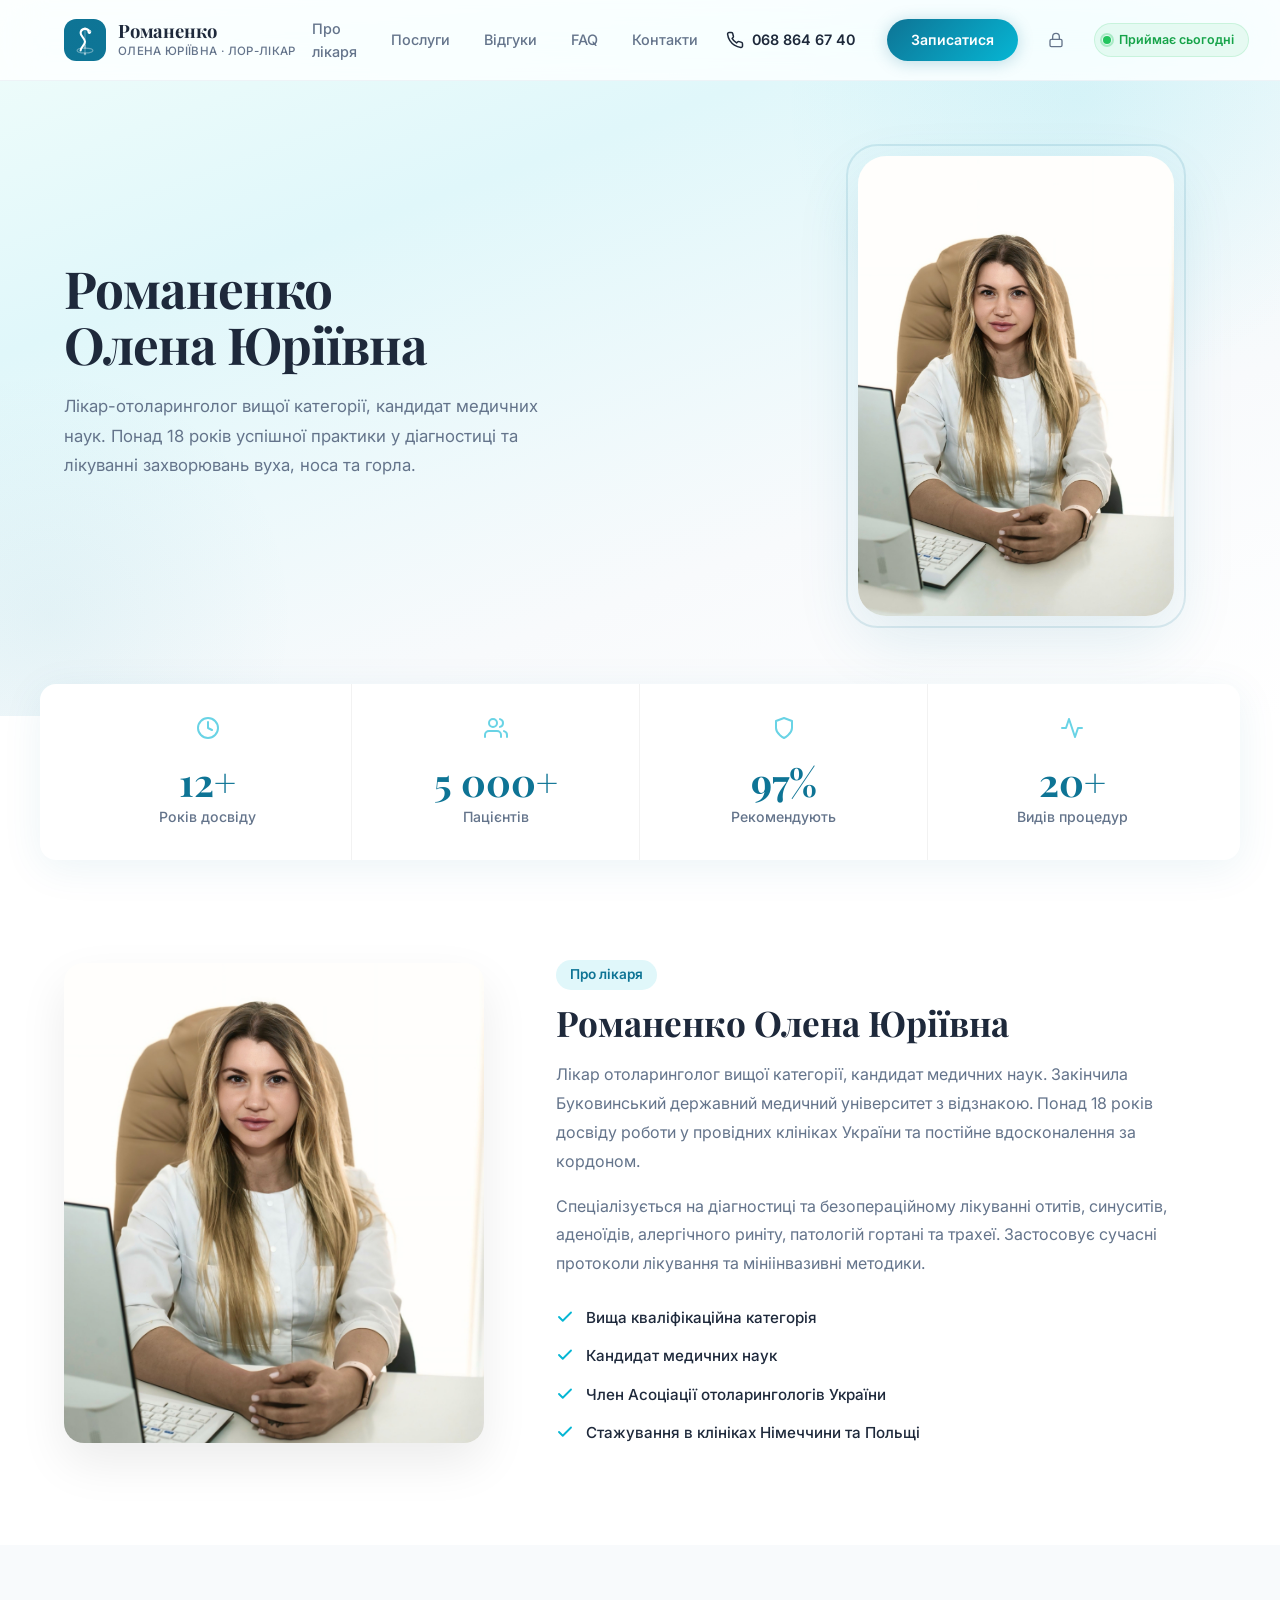
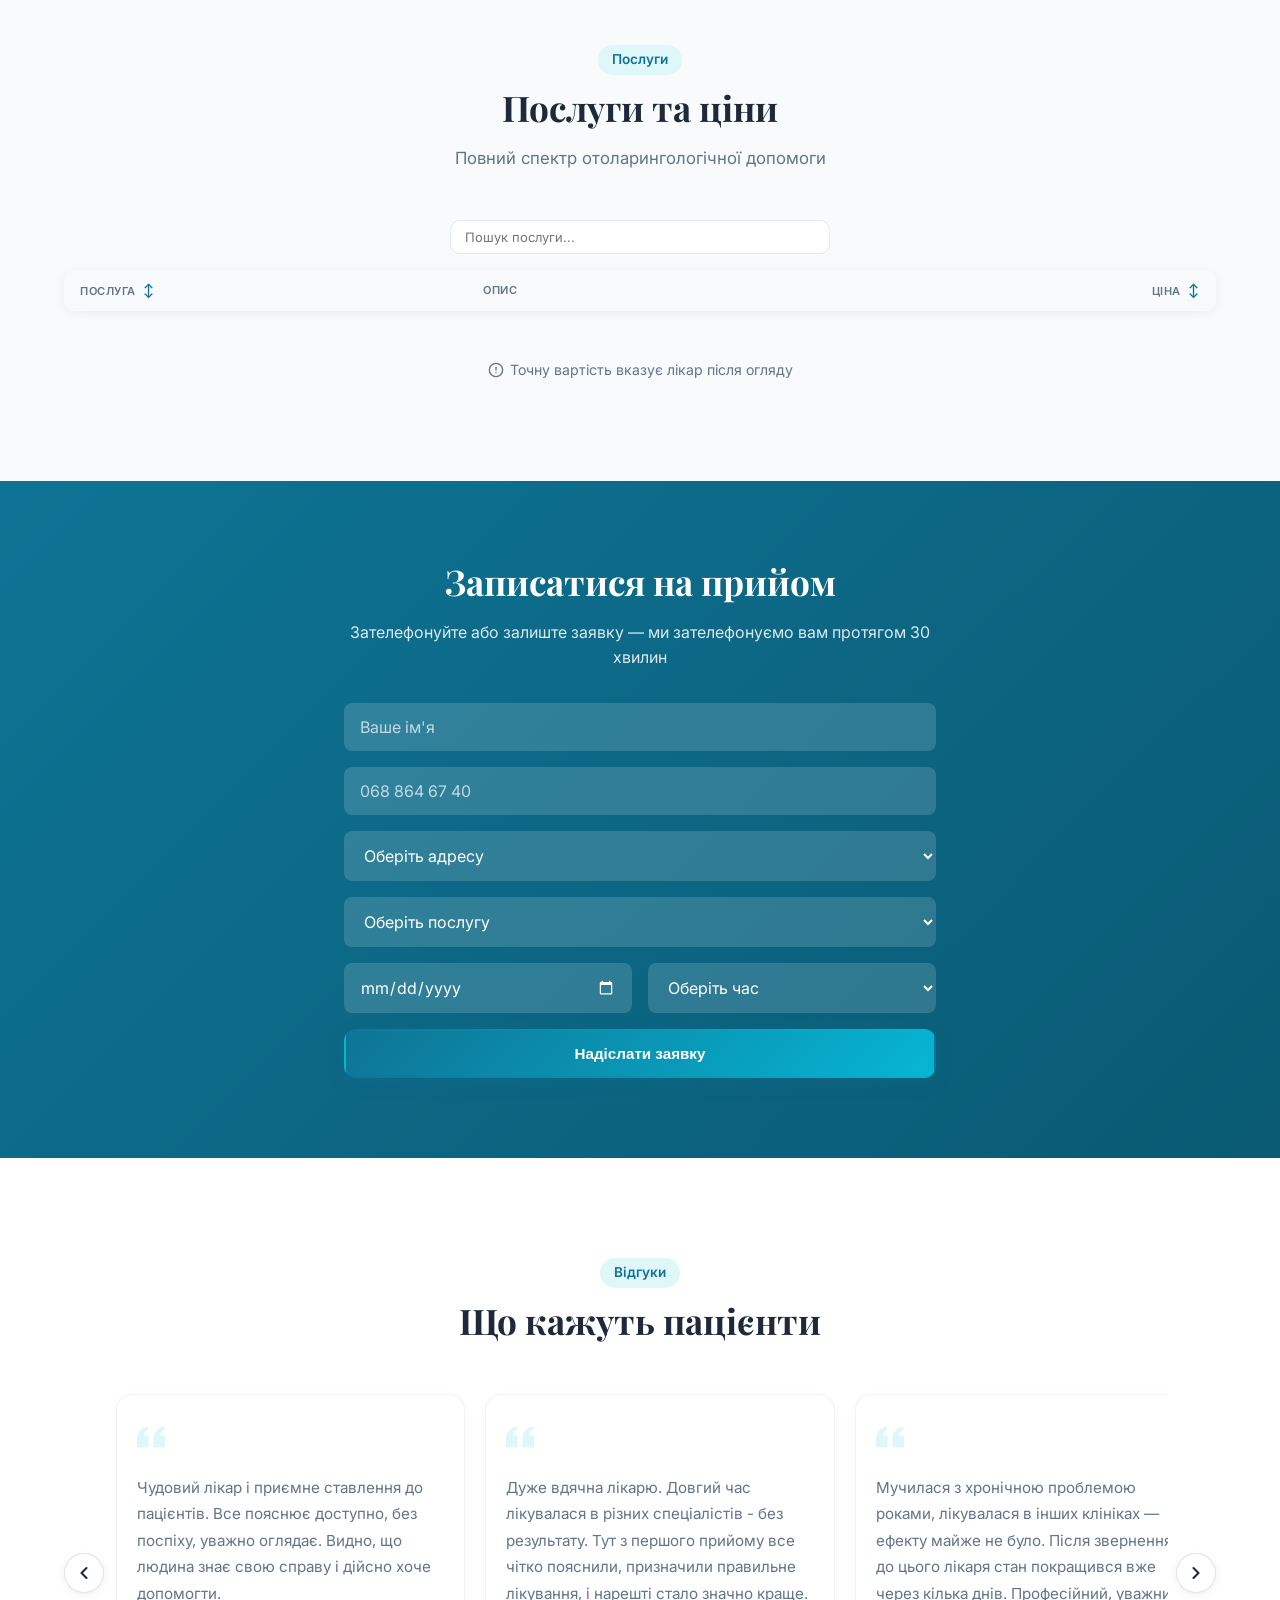
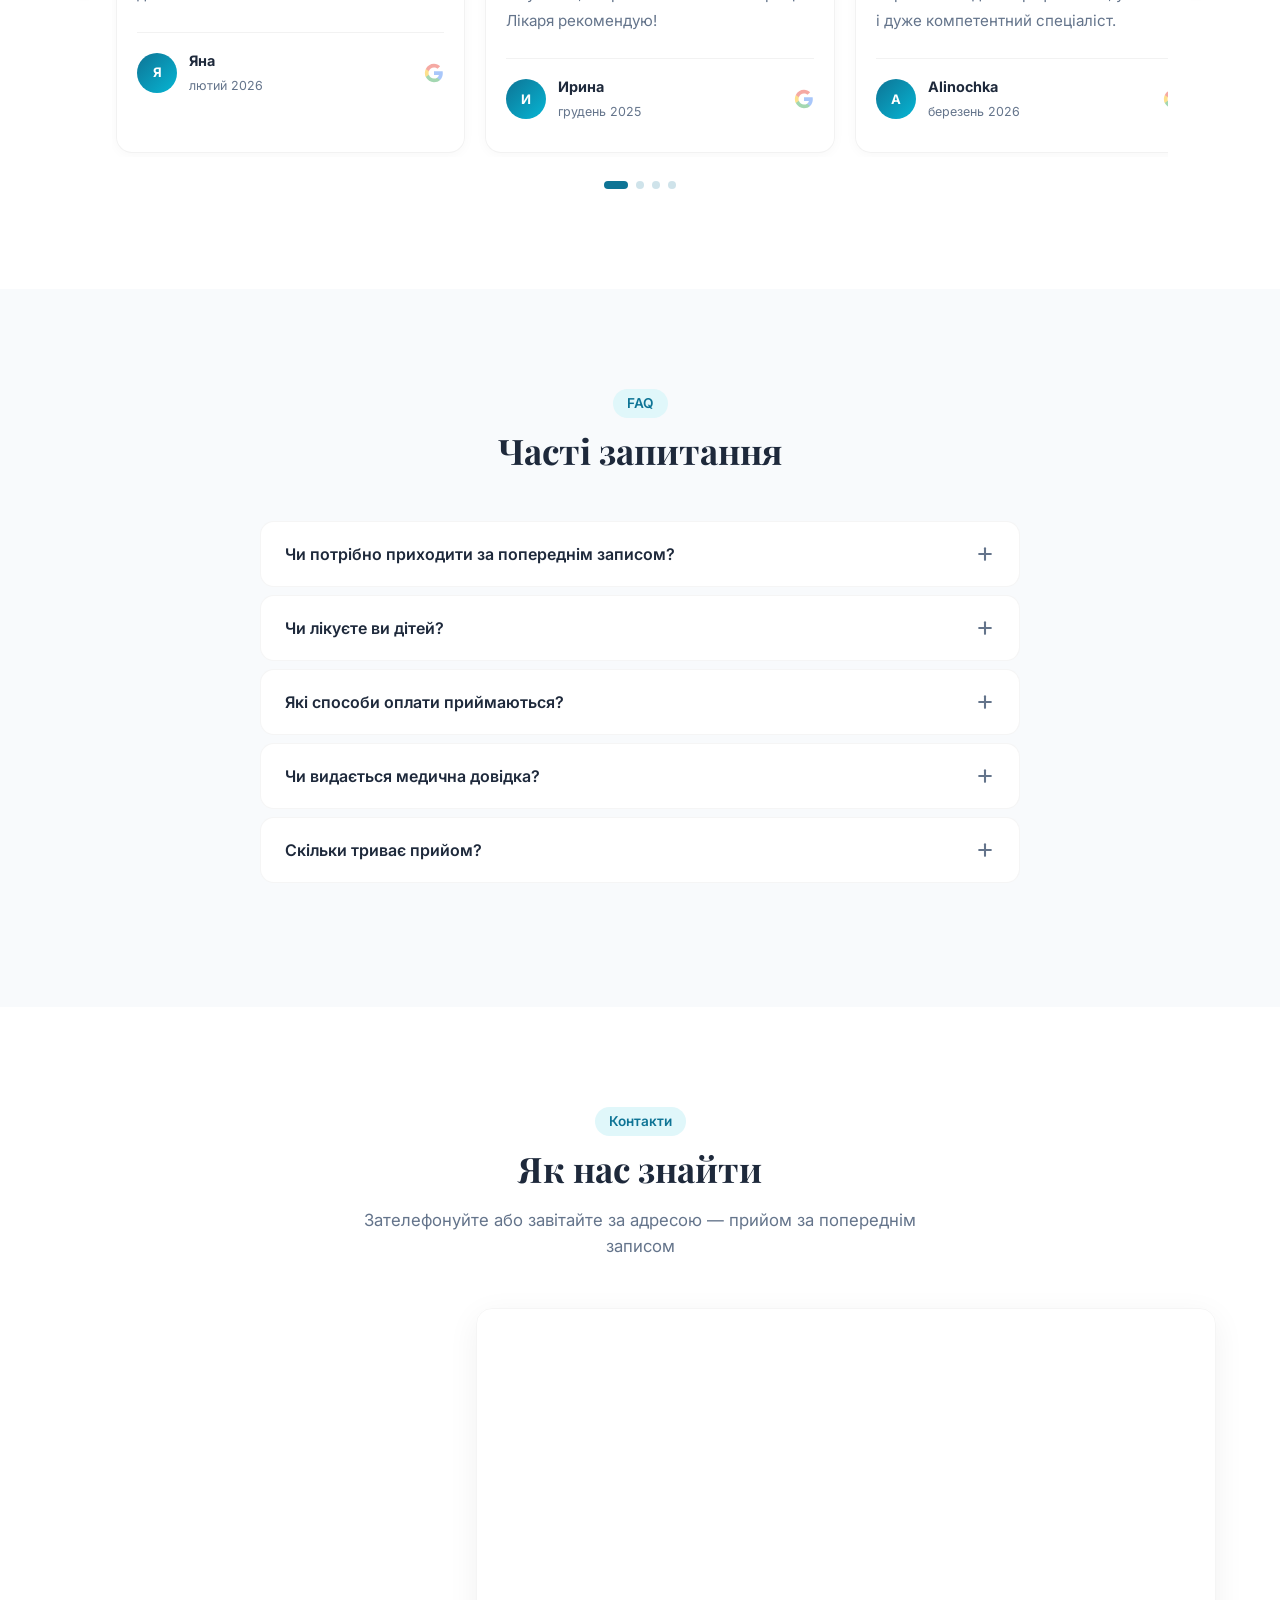
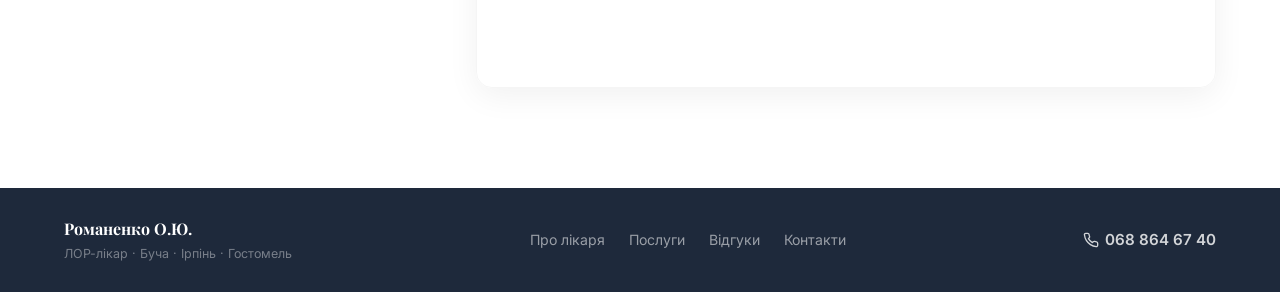
<file: index.html>
<!DOCTYPE html>
<html lang="uk">
<head>
  <meta charset="UTF-8">
  <meta name="viewport" content="width=device-width, initial-scale=1.0">
  <meta name="description" content="ЛОР-лікар Романенко Олена Юріївна у Бучі. Консультації, лікування отитів, синуситів, аденоїдів. Запис за телефоном 068 864 67 40.">
  <title>ЛОР-лікар Романенко Олена Юріївна | Буча · Ірпінь · Гостомель</title>
  <link rel="stylesheet" href="css/style.css?v=2">
  <link rel="preconnect" href="https://fonts.googleapis.com">
  <link href="https://fonts.googleapis.com/css2?family=Inter:wght@400;500;600;700&family=Playfair+Display:wght@600;700&display=swap" rel="stylesheet">
</head>
<body>

  <!-- Header -->
  <header class="header" id="header">
    <div class="container header__inner">
      <a href="#" class="header__logo" aria-label="На головну">
        <svg class="header__logo-icon" viewBox="0 0 48 48" fill="none" xmlns="http://www.w3.org/2000/svg" width="42" height="42">
          <defs><linearGradient id="logo-grad" x1="0" y1="0" x2="48" y2="48"><stop stop-color="#0e7495"/><stop offset="1" stop-color="#06b6d4"/></linearGradient></defs>
          <rect width="48" height="48" rx="14" fill="url(#logo-grad)"/>
          <!-- Bowl of Hygieia — staff / stem / base -->
          <line x1="24" y1="12" x2="24" y2="40" stroke="rgba(255,255,255,.25)" stroke-width="1.6"/>
          <ellipse cx="24" cy="36" rx="9" ry="2.8" stroke="rgba(255,255,255,.35)" stroke-width="1.5" fill="none"/>
          <line x1="24" y1="30" x2="24" y2="33" stroke="rgba(255,255,255,.35)" stroke-width="2" stroke-linecap="round"/>
          <circle cx="24" cy="40" r="1.4" fill="rgba(255,255,255,.45)"/>
          <!-- Snake S-curve -->
          <path d="M29 16C29 12 24 11 24 11S19 12 19 16c0 4 5 6 5 10s-5 6-5 10" stroke="#fff" stroke-width="2.4" stroke-linecap="round" fill="none"/>
          <!-- Snake head -->
          <circle cx="29" cy="14.5" r="2.2" fill="#fff"/>
          <circle cx="29.8" cy="13.8" r=".6" fill="url(#logo-grad)"/>
        </svg>
        <div class="header__logo-text">
          <span class="header__logo-name">Романенко</span>
          <span class="header__logo-sub">Олена Юріївна · ЛОР-лікар</span>
        </div>
      </a>

      <nav class="header__nav" id="headerNav" role="navigation">
        <a href="#about" class="header__nav-link">Про лікаря</a>
        <a href="#services" class="header__nav-link">Послуги</a>
        <a href="#testimonials" class="header__nav-link">Відгуки</a>
        <a href="#faq" class="header__nav-link">FAQ</a>
        <a href="#contacts" class="header__nav-link">Контакти</a>
      </nav>

      <div class="header__actions">
        <a href="tel:+380688646740" class="header__phone" aria-label="Зателефонувати">
          <svg width="18" height="18" viewBox="0 0 24 24" fill="none" stroke="currentColor" stroke-width="2" stroke-linecap="round" stroke-linejoin="round"><path d="M22 16.92v3a2 2 0 01-2.18 2 19.79 19.79 0 01-8.63-3.07 19.5 19.5 0 01-6-6 19.79 19.79 0 01-3.07-8.67A2 2 0 014.11 2h3a2 2 0 012 1.72c.127.96.361 1.903.7 2.81a2 2 0 01-.45 2.11L8.09 9.91a16 16 0 006 6l1.27-1.27a2 2 0 012.11-.45c.907.339 1.85.573 2.81.7A2 2 0 0122 16.92z"/></svg>
          <span>068 864 67 40</span>
        </a>
        <a href="#appointment" class="header__cta">Записатися</a>
        <a href="/login" class="header__login">
          <svg width="16" height="16" viewBox="0 0 24 24" fill="none" stroke="currentColor" stroke-width="2" stroke-linecap="round" stroke-linejoin="round"><rect x="3" y="11" width="18" height="11" rx="2" ry="2"/><path d="M7 11V7a5 5 0 0110 0v4"/></svg>
        </a>
        <div class="header__status">
          <span class="header__status-dot"></span>
          <span class="header__status-text">Приймає сьогодні</span>
        </div>
      </div>

      <!-- Mobile: compact bottom nav bar -->
      <nav class="header__mobile-nav">
        <a href="#about" class="header__mobile-link">Лікар</a>
        <a href="#services" class="header__mobile-link">Послуги</a>
        <a href="#testimonials" class="header__mobile-link">Відгуки</a>
        <a href="#contacts" class="header__mobile-link">Контакти</a>
        <a href="/login" class="header__mobile-link">
          <svg width="18" height="18" viewBox="0 0 24 24" fill="none" stroke="currentColor" stroke-width="2" stroke-linecap="round" stroke-linejoin="round"><rect x="3" y="11" width="18" height="11" rx="2" ry="2"/><path d="M7 11V7a5 5 0 0110 0v4"/></svg>
          Вхід
        </a>
        <a href="#appointment" class="header__mobile-call">
          <svg width="16" height="16" viewBox="0 0 24 24" fill="none" stroke="currentColor" stroke-width="2" stroke-linecap="round" stroke-linejoin="round"><rect x="3" y="4" width="18" height="18" rx="2" ry="2"/><line x1="16" y1="2" x2="16" y2="6"/><line x1="8" y1="2" x2="8" y2="6"/><line x1="3" y1="10" x2="21" y2="10"/></svg>
        </a>
      </nav>
    </div>
  </header>

  <!-- Hero -->
  <section class="hero">
    <div class="hero__bg"></div>
    <div class="container hero__inner">
      <div class="hero__content">
        <h1 class="hero__title">Романенко<br/>Олена Юріївна</h1>
        <p class="hero__subtitle">Лікар-отоларинголог вищої категорії, кандидат медичних наук. Понад 18 років успішної практики у діагностиці та лікуванні захворювань вуха, носа та горла.</p>
        <div class="hero__actions">
        </div>
      </div>
      <div class="hero__image">
        <div class="hero__photo-frame">
          <div class="hero__photo">
            <img src="./images/dr.JPG" alt="Романенко Олена Юріївна — ЛОР-лікар"/>
          </div>
          <div class="hero__photo-accent"></div>
        </div>
      </div>
    </div>
  </section>

  <!-- Stats -->
  <section class="stats">
    <div class="container stats__inner">
      <div class="stats__item">
        <svg class="stats__icon" width="24" height="24" viewBox="0 0 24 24" fill="none" stroke="currentColor" stroke-width="2" stroke-linecap="round" stroke-linejoin="round"><circle cx="12" cy="12" r="10"/><polyline points="12 6 12 12 16 14"/></svg>
        <span class="stats__number" id="yearsExperience">18+</span>
        <span class="stats__label">Років досвіду</span>
      </div>
      <div class="stats__item">
        <svg class="stats__icon" width="24" height="24" viewBox="0 0 24 24" fill="none" stroke="currentColor" stroke-width="2" stroke-linecap="round" stroke-linejoin="round"><path d="M17 21v-2a4 4 0 00-4-4H5a4 4 0 00-4 4v2"/><circle cx="9" cy="7" r="4"/><path d="M23 21v-2a4 4 0 00-3-3.87"/><path d="M16 3.13a4 4 0 010 7.75"/></svg>
        <span class="stats__number">5 000+</span>
        <span class="stats__label">Пацієнтів</span>
      </div>
      <div class="stats__item">
        <svg class="stats__icon" width="24" height="24" viewBox="0 0 24 24" fill="none" stroke="currentColor" stroke-width="2" stroke-linecap="round" stroke-linejoin="round"><path d="M12 22s8-4 8-10V5l-8-3-8 3v7c0 6 8 10 8 10z"/></svg>
        <span class="stats__number">97%</span>
        <span class="stats__label">Рекомендують</span>
      </div>
      <div class="stats__item">
        <svg class="stats__icon" width="24" height="24" viewBox="0 0 24 24" fill="none" stroke="currentColor" stroke-width="2" stroke-linecap="round" stroke-linejoin="round"><path d="M22 12h-4l-3 9L9 3l-3 9H2"/></svg>
        <span class="stats__number">20+</span>
        <span class="stats__label">Видів процедур</span>
      </div>
    </div>
  </section>

  <!-- About -->
  <section class="about" id="about">
    <div class="container about__inner">
      <div class="about__image">
        <div class="about__photo">
          <div class="about__photo-inner">
            <img src="./images/dr.JPG" alt="Романенко Олена Юріївна"/>
          </div>
        </div>
      </div>
      <div class="about__content">
        <span class="section__tag">Про лікаря</span>
        <h2 class="section__title">Романенко Олена Юріївна</h2>
        <p class="about__text">Лікар отоларинголог вищої категорії, кандидат медичних наук. Закінчила Буковинський державний медичний університет з відзнакою. Понад 18 років досвіду роботи у провідних клініках України та постійне вдосконалення за кордоном.</p>
        <p class="about__text">Спеціалізується на діагностиці та безопераційному лікуванні отитів, синуситів, аденоїдів, алергічного риніту, патологій гортані та трахеї. Застосовує сучасні протоколи лікування та мініінвазивні методики.</p>
        <ul class="about__credentials">
          <li>
            <svg width="18" height="18" viewBox="0 0 24 24" fill="none" stroke="currentColor" stroke-width="2.5" stroke-linecap="round" stroke-linejoin="round"><polyline points="20 6 9 17 4 12"/></svg>
            Вища кваліфікаційна категорія
          </li>
          <li>
            <svg width="18" height="18" viewBox="0 0 24 24" fill="none" stroke="currentColor" stroke-width="2.5" stroke-linecap="round" stroke-linejoin="round"><polyline points="20 6 9 17 4 12"/></svg>
            Кандидат медичних наук
          </li>
          <li>
            <svg width="18" height="18" viewBox="0 0 24 24" fill="none" stroke="currentColor" stroke-width="2.5" stroke-linecap="round" stroke-linejoin="round"><polyline points="20 6 9 17 4 12"/></svg>
            Член Асоціації отоларингологів України
          </li>
          <li>
            <svg width="18" height="18" viewBox="0 0 24 24" fill="none" stroke="currentColor" stroke-width="2.5" stroke-linecap="round" stroke-linejoin="round"><polyline points="20 6 9 17 4 12"/></svg>
            Стажування в клініках Німеччини та Польщі
          </li>
        </ul>
      </div>
    </div>
  </section>

  <!-- Services -->
  <section class="services" id="services">
    <div class="container">
      <div class="section__header">
        <span class="section__tag">Послуги</span>
        <h2 class="section__title">Послуги та ціни</h2>
        <p class="section__description">Повний спектр отоларингологічної допомоги</p>
      </div>
      <div class="services__search-wrap">
        <input type="text" id="servicesSearch" class="services__search" placeholder="Пошук послуги...">
      </div>
      <div class="services__table-wrap">
        <table class="services__table">
          <thead>
            <tr>
              <th class="services__th services__th--name" data-sort="name">Послуга <span class="services__sort-icon">↕</span></th>
              <th class="services__th services__th--desc">Опис</th>
              <th class="services__th services__th--price" data-sort="price">Ціна <span class="services__sort-icon">↕</span></th>
            </tr>
          </thead>
          <tbody id="servicesTableBody"></tbody>
        </table>
      </div>
      <div id="servicesPagination" class="services__pagination"></div>
      <p class="services__note">
        <svg width="16" height="16" viewBox="0 0 24 24" fill="none" stroke="currentColor" stroke-width="2" stroke-linecap="round" stroke-linejoin="round"><circle cx="12" cy="12" r="10"/><line x1="12" y1="8" x2="12" y2="12"/><line x1="12" y1="16" x2="12.01" y2="16"/></svg>
        Точну вартість вказує лікар після огляду
      </p>
    </div>
  </section>

  <!-- Appointment -->
 <section class="appointment" id="appointment">
    <div class="container appointment__inner">
      <div class="appointment__content">
        <h2 class="section__title">Записатися на прийом</h2>
        <p>Зателефонуйте або залиште заявку — ми зателефонуємо вам протягом 30 хвилин</p>
        <form class="appointment__form" id="appointmentForm">
          <input type="text" name="name" placeholder="Ваше ім'я" required>
          <input type="tel" name="phone" placeholder="Телефон" required>
          <select name="location" id="appointmentLocation">
            <option value="" disabled selected>Оберіть адресу</option>
          </select>
          <select name="service">
            <option value="" disabled selected>Оберіть послугу</option>
            <option>Консультація ЛОР-лікаря</option>
            <option>Лікування отиту</option>
            <option>Лікування синуситу</option>
            <option>Аденотомія</option>
            <option>Видалення поліпів носа</option>
            <option>Парацентез барабанної перетинки</option>
            <option>Алергічний риніт</option>
            <option>Дитяча отоларингологія</option>
          </select>
          <div class="appointment__datetime">
            <input type="date" name="date">
            <select name="time" id="appointmentTime">
              <option value="">Оберіть час</option>
            </select>
          </div>
          <button type="submit" class="btn btn--primary btn--full">Надіслати заявку</button>
        </form>
        <p class="appointment__confirm" id="formConfirm">&#10004; Дякуємо! Ми зв'яжемося з вами найближчим часом.</p>
      </div>
    </div>
  </section>

  <!-- Testimonials -->
  <section class="testimonials" id="testimonials">
    <div class="container">
      <div class="section__header">
        <span class="section__tag">Відгуки</span>
        <h2 class="section__title">Що кажуть пацієнти</h2>
      </div>
      <div class="testimonials__carousel">
        <button class="carousel-btn carousel-btn--prev" id="testPrev" aria-label="Попередній відгук">
          <svg width="20" height="20" viewBox="0 0 24 24" fill="none" stroke="currentColor" stroke-width="2.5" stroke-linecap="round" stroke-linejoin="round"><polyline points="15 18 9 12 15 6"/></svg>
        </button>
        <div class="testimonials__viewport" id="testimonialsViewport">
          <div class="testimonials__track" id="testimonialsTrack"></div>
        </div>
        <button class="carousel-btn carousel-btn--next" id="testNext" aria-label="Наступний відгук">
          <svg width="20" height="20" viewBox="0 0 24 24" fill="none" stroke="currentColor" stroke-width="2.5" stroke-linecap="round" stroke-linejoin="round"><polyline points="9 18 15 12 9 6"/></svg>
        </button>
      </div>
      <div class="carousel-dots" id="testimonialsDots"></div>
    </div>
  </section>

  <!-- FAQ -->
  <section class="faq" id="faq">
    <div class="container">
      <div class="section__header">
        <span class="section__tag">FAQ</span>
        <h2 class="section__title">Часті запитання</h2>
      </div>
      <div class="faq__list">
        <div class="faq__item">
          <button class="faq__question">Чи потрібно приходити за попереднім записом? <svg class="faq__icon" width="20" height="20" viewBox="0 0 24 24" fill="none" stroke="currentColor" stroke-width="2.5" stroke-linecap="round"><line x1="12" y1="5" x2="12" y2="19"/><line x1="5" y1="12" x2="19" y2="12"/></svg></button>
          <div class="faq__answer"><p>Так, прийом ведеться за попереднім записом. Це дозволяє уникнути черги та отримати якісну консультацію.</p></div>
        </div>
        <div class="faq__item">
          <button class="faq__question">Чи лікуєте ви дітей? <svg class="faq__icon" width="20" height="20" viewBox="0 0 24 24" fill="none" stroke="currentColor" stroke-width="2.5" stroke-linecap="round"><line x1="12" y1="5" x2="12" y2="19"/><line x1="5" y1="12" x2="19" y2="12"/></svg></button>
          <div class="faq__answer"><p>Так, приймаю дітей від 3 років. Дитячий прийом проходить у дружній атмосфері, без стресу.</p></div>
        </div>
        <div class="faq__item">
          <button class="faq__question">Які способи оплати приймаються? <svg class="faq__icon" width="20" height="20" viewBox="0 0 24 24" fill="none" stroke="currentColor" stroke-width="2.5" stroke-linecap="round"><line x1="12" y1="5" x2="12" y2="19"/><line x1="5" y1="12" x2="19" y2="12"/></svg></button>
          <div class="faq__answer"><p>Готівка, безготівкова оплата картою. Також можлива оплата через Apple Pay / Google Pay.</p></div>
        </div>
        <div class="faq__item">
          <button class="faq__question">Чи видається медична довідка? <svg class="faq__icon" width="20" height="20" viewBox="0 0 24 24" fill="none" stroke="currentColor" stroke-width="2.5" stroke-linecap="round"><line x1="12" y1="5" x2="12" y2="19"/><line x1="5" y1="12" x2="19" y2="12"/></svg></button>
          <div class="faq__answer"><p>Так, видаються всі необхідні медичні довідки, висновки та направлення.</p></div>
        </div>
        <div class="faq__item">
          <button class="faq__question">Скільки триває прийом? <svg class="faq__icon" width="20" height="20" viewBox="0 0 24 24" fill="none" stroke="currentColor" stroke-width="2.5" stroke-linecap="round"><line x1="12" y1="5" x2="12" y2="19"/><line x1="5" y1="12" x2="19" y2="12"/></svg></button>
          <div class="faq__answer"><p>Звичайна консультація триває 20-30 хвилин. При необхідності процедур — до 1 години.</p></div>
        </div>
      </div>
      <div id="faqPagination" class="faq__pagination"></div>
    </div>
  </section>

  <!-- Contacts -->
  <section class="contacts" id="contacts">
    <div class="container">
      <div class="section__header">
        <span class="section__tag">Контакти</span>
        <h2 class="section__title">Як нас знайти</h2>
        <p class="section__description">Зателефонуйте або завітайте за адресою — прийом за попереднім записом</p>
      </div>
      <div class="contacts__inner">
        <div class="contacts__dynamic" id="contactsDynamic"></div>
        <div class="contacts__map">
          <iframe src="https://www.google.com/maps/embed?pb=!1m18!1m12!1m3!1d1538.5!2d30.1920605!3d50.5412368!2m3!1f0!2f0!3f0!3m2!1i1024!2i768!4f13.1!3m3!1m2!1s0x472b31001492d017%3A0xa2d039c6879c7004!2zLCDihJDniJ_huInilLjluoAg4bie4bie4bie4ZmI4ZyQ4Zi_4Zmi4ZiB4Z2M4Zub4Zi44ZmG4Z2J!5e0!3m2!1suk!2sua!4v1700000000000&maptype=roadmap" width="100%" height="100%" style="border:0;" allowfullscreen="" loading="lazy"></iframe>
        </div>
      </div>
    </div>
  </section>

  <!-- Footer -->
  <footer class="footer">
    <div class="container footer__inner">
      <a href="#" class="footer__brand">
        <span class="footer__brand-name">Романенко О.Ю.</span>
        <span class="footer__brand-desc">ЛОР-лікар · Буча · Ірпінь · Гостомель</span>
      </a>
      <nav class="footer__nav">
        <a href="#about">Про лікаря</a>
        <a href="#services">Послуги</a>
        <a href="#testimonials">Відгуки</a>
        <a href="#contacts">Контакти</a>
      </nav>
      <a href="tel:+380688646740" class="footer__phone"><svg width="16" height="16" viewBox="0 0 24 24" fill="none" stroke="currentColor" stroke-width="2" stroke-linecap="round" stroke-linejoin="round"><path d="M22 16.92v3a2 2 0 01-2.18 2 19.79 19.79 0 01-8.63-3.07 19.5 19.5 0 01-6-6 19.79 19.79 0 01-3.07-8.67A2 2 0 014.11 2h3a2 2 0 012 1.72c.127.96.361 1.903.7 2.81a2 2 0 01-.45 2.11L8.09 9.91a16 16 0 006 6l1.27-1.27a2 2 0 012.11-.45c.907.339 1.85.573 2.81.7A2 2 0 0122 16.92z"/></svg>  068 864 67 40</a>
    </div>
  </footer>

  <script src="js/config.js"></script>
  <script src="js/main.js?v=8"></script>
</body>
</html>
</file>
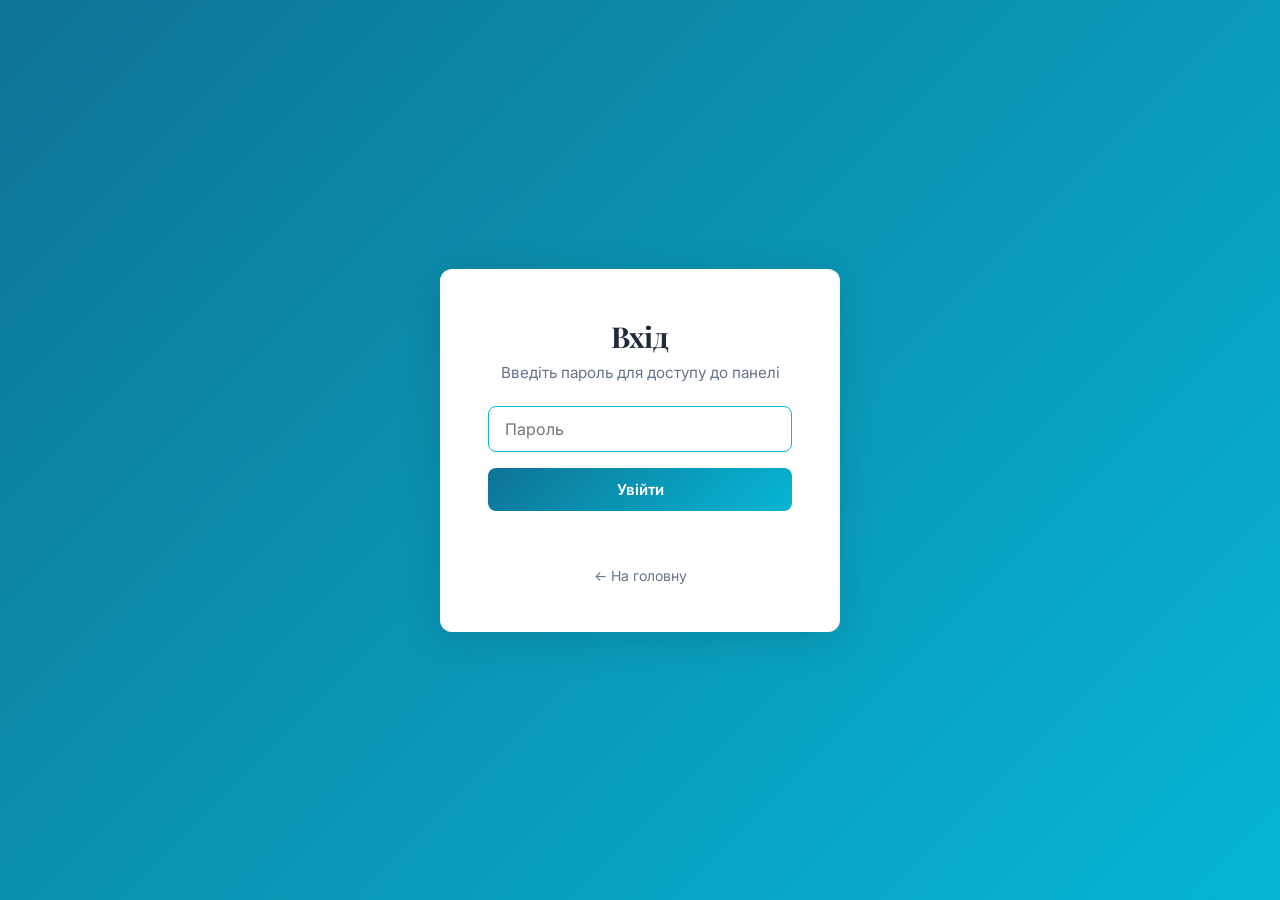
<file: login.html>
<!DOCTYPE html>
<html lang="uk">
<head>
  <meta charset="UTF-8">
  <meta name="viewport" content="width=device-width, initial-scale=1.0">
  <title>Вхід · Адмін-панель</title>
  <link rel="preconnect" href="https://fonts.googleapis.com">
  <link href="https://fonts.googleapis.com/css2?family=Inter:wght@400;500;600;700&family=Playfair+Display:wght@600;700&display=swap" rel="stylesheet">
  <style>
    :root{--p:#0e7495;--pd:#0a5a73;--pl:#e0f7fa;--a:#06b6d4;--d:#1e293b;--g:#64748b;--l:#f8fafc;--w:#fff;--r:12px}
    *{margin:0;padding:0;box-sizing:border-box}
    body{font-family:'Inter',sans-serif;color:var(--d);min-height:100vh;display:flex;align-items:center;justify-content:center;background:linear-gradient(135deg,var(--p),var(--a))}
    .login-box{background:var(--w);padding:48px;border-radius:var(--r);box-shadow:0 8px 40px rgba(0,0,0,.12);text-align:center;max-width:400px;width:90%}
    .login-box h1{font-family:'Playfair Display',serif;font-size:1.8rem;margin-bottom:8px}
    .login-box p{color:var(--g);margin-bottom:24px;font-size:.95rem}
    .login-box input{width:100%;padding:12px 16px;border:1px solid #e2e8f0;border-radius:8px;font-size:16px;margin-bottom:16px;outline:none;font-family:'Inter',sans-serif}
    .login-box input:focus{border-color:var(--a)}
    .btn{width:100%;padding:12px 24px;background:linear-gradient(135deg,var(--p),var(--a));color:#fff;border:none;border-radius:8px;font-size:15px;font-weight:600;cursor:pointer;font-family:'Inter',sans-serif;transition:transform .15s,box-shadow .15s}
    .btn:hover{transform:translateY(-1px);box-shadow:0 4px 16px rgba(6,182,212,.3)}
    .error{color:#ef4444;font-size:14px;margin-top:12px;min-height:20px}
    .back{display:block;margin-top:20px;color:var(--g);font-size:14px;text-decoration:none}
    .back:hover{color:var(--p)}
  </style>
</head>
<body>
  <div class="login-box">
    <h1>Вхід</h1>
    <p>Введіть пароль для доступу до панелі</p>
    <form id="loginForm">
      <input type="password" id="password" placeholder="Пароль" required autofocus>
      <button type="submit" class="btn">Увійти</button>
      <p id="error" class="error"></p>
    </form>
    <a href="/" class="back">← На головну</a>
  </div>

  <script src="js/config.js"></script>
  <script>
    document.getElementById('loginForm').addEventListener('submit', async e => {
      e.preventDefault();
      const pwd = document.getElementById('password').value;
      const err = document.getElementById('error');

      const res = await fetch(API_BASE_URL + '/api/appointments?token=' + encodeURIComponent(pwd), {
        headers: { 'X-Admin-Token': pwd }
      });

      if (res.ok) {
        sessionStorage.setItem('adminToken', pwd);
        location.href = '/admin';
      } else {
        err.textContent = 'Невірний пароль';
      }
    });
  </script>
</body>
</html>
</file>
<file: css/style.css>
*,*::before,*::after{margin:0;padding:0;box-sizing:border-box}
:root{--p:#0e7495;--pd:#0a5a73;--pl:#e0f7fa;--a:#06b6d4;--d:#1e293b;--g:#64748b;--l:#f8fafc;--w:#fff;--r:12px;--s:0 4px 24px rgba(0,0,0,.08)}
html{scroll-behavior:smooth}
body{font-family:'Inter',sans-serif;color:var(--d);line-height:1.6}
::selection{background:var(--pl);color:var(--p)}
.container{max-width:1200px;margin:0 auto;padding:0 24px}
h1,h2,h3{font-family:'Playfair Display',serif;line-height:1.2}
a{text-decoration:none;color:inherit}
/* ===== Header ===== */
.header{position:fixed;top:0;left:0;right:0;z-index:1000;background:rgba(255,255,255,.82);backdrop-filter:blur(20px) saturate(180%);border-bottom:1px solid rgba(226,232,240,.5);transition:height .35s cubic-bezier(.4,0,.2,1),box-shadow .35s,background .35s,top .35s,border-radius .35s;border-radius:0}
.header.scrolled{background:rgba(255,255,255,.92);box-shadow:0 1px 32px rgba(14,116,149,.07);top:8px;border-radius:0 0 18px 18px;border-bottom:none}
.header__inner{display:flex;align-items:center;justify-content:space-between;height:80px;transition:height .35s cubic-bezier(.4,0,.2,1)}
.header.scrolled .header__inner{height:64px}

/* Logo */
.header__logo{display:flex;align-items:center;gap:12px;flex-shrink:0}
.header__logo-icon{flex-shrink:0;transition:transform .4s cubic-bezier(.34,1.56,.64,1)}
.header__logo:hover .header__logo-icon{transform:scale(1.06)}
.header__logo-text{display:flex;flex-direction:column}
.header__logo-name{font-family:'Playfair Display',serif;font-size:1.15rem;font-weight:700;color:var(--d);line-height:1.2;letter-spacing:-.01em}
.header__logo-sub{font-size:.72rem;color:var(--g);font-weight:500;letter-spacing:.03em;text-transform:uppercase}

/* Desktop Nav */
.header__nav{display:flex;align-items:center;gap:2px}
.header__nav-link{font-size:.9rem;font-weight:500;color:var(--g);padding:8px 16px;border-radius:8px;position:relative;transition:color .25s,background .25s}
.header__nav-link::before{content:'';position:absolute;left:16px;top:50%;width:4px;height:4px;border-radius:50%;background:var(--a);transform:translateY(-50%) scale(0);transition:transform .25s cubic-bezier(.4,0,.2,1)}
.header__nav-link:hover{color:var(--d);background:rgba(14,116,149,.04)}
.header__nav-link:hover::before{transform:translateY(-50%) scale(1)}
.header__nav-link.active{color:var(--p);font-weight:600}
.header__nav-link.active::before{transform:translateY(-50%) scale(1)}

/* Actions */
.header__actions{display:flex;align-items:center;gap:20px}
.header__phone{display:flex;align-items:center;gap:8px;font-weight:600;font-size:.9rem;color:var(--d);white-space:nowrap;transition:color .2s;padding:8px 12px;border-radius:8px}
.header__phone:hover{color:var(--p);background:rgba(14,116,149,.04)}
.header__phone svg{flex-shrink:0}
.header__cta{display:inline-flex;align-items:center;padding:10px 24px;background:linear-gradient(135deg,var(--p),var(--a));color:#fff;border-radius:50px;font-weight:600;font-size:.88rem;white-space:nowrap;transition:transform .25s,box-shadow .25s;box-shadow:0 2px 16px rgba(14,116,149,.25)}
.header__cta:hover{transform:translateY(-1px);box-shadow:0 6px 24px rgba(14,116,149,.35)}
.header__cta:active{transform:translateY(0)}
.header__login{display:inline-flex;align-items:center;padding:8px 10px;color:var(--g);border-radius:8px;transition:color .2s,background .2s}
.header__login:hover{color:var(--p);background:rgba(14,116,149,.04)}

/* Status indicator */
.header__status{display:flex;align-items:center;gap:8px;padding:6px 14px 6px 8px;background:rgba(34,197,94,.08);border-radius:50px;border:1px solid rgba(34,197,94,.15)}
.header__status-dot{width:8px;height:8px;border-radius:50%;background:#22c55e;position:relative}
.header__status-dot::after{content:'';position:absolute;inset:-3px;border-radius:50%;border:2px solid rgba(34,197,94,.3);animation:statusPulse 2s ease-in-out infinite}
.header__status-text{font-size:.78rem;font-weight:600;color:#16a34a;white-space:nowrap}
@keyframes statusPulse{0%,100%{transform:scale(1);opacity:1}50%{transform:scale(1.6);opacity:0}}

/* Mobile bottom nav bar (replaces burger) */
.header__mobile-nav{display:none;position:fixed;bottom:0;left:0;right:0;height:64px;background:rgba(255,255,255,.92);backdrop-filter:blur(20px) saturate(180%);border-top:1px solid rgba(226,232,240,.6);align-items:center;justify-content:space-around;padding:0 8px;padding-bottom:env(safe-area-inset-bottom);z-index:999;box-shadow:0 -2px 20px rgba(0,0,0,.04)}
.header__mobile-link{display:flex;flex-direction:column;align-items:center;gap:2px;font-size:.68rem;font-weight:600;color:var(--g);text-decoration:none;padding:6px 10px;border-radius:8px;transition:color .2s;white-space:nowrap}
.header__mobile-link.active{color:var(--p)}
.header__mobile-link:active{background:rgba(14,116,149,.06)}
.header__mobile-call{display:flex;align-items:center;justify-content:center;width:40px;height:40px;border-radius:50%;background:linear-gradient(135deg,var(--p),var(--a));color:#fff;box-shadow:0 2px 12px rgba(14,116,149,.3);transition:transform .2s}
.header__mobile-call:active{transform:scale(.93)}
/* ===== Hero ===== */
.hero{padding:156px 0 100px;background:linear-gradient(160deg,#f0fdfa 0%,#e0f7fa 30%,#f8fafc 70%,#fff 100%);position:relative;overflow:hidden}
.hero__bg{position:absolute;inset:0;overflow:hidden;pointer-events:none}
.hero__bg::before{content:'';position:absolute;top:-200px;right:-100px;width:600px;height:600px;border-radius:50%;background:radial-gradient(circle,rgba(6,182,212,.08) 0%,transparent 70%)}
.hero__bg::after{content:'';position:absolute;bottom:-150px;left:-200px;width:500px;height:500px;border-radius:50%;background:radial-gradient(circle,rgba(14,116,149,.05) 0%,transparent 70%)}
.hero__inner{display:grid;grid-template-columns:1fr 400px;gap:64px;align-items:center;position:relative}
.hero__badge{display:inline-flex;align-items:center;gap:6px;background:#fff;color:var(--p);padding:6px 14px;border-radius:50px;font-size:.82rem;font-weight:600;border:1px solid rgba(14,116,149,.12);box-shadow:0 2px 8px rgba(14,116,149,.06);margin-bottom:16px}
.hero__badge svg{width:14px;height:14px}
.hero__title{font-size:3.2rem;line-height:1.1;margin-bottom:20px;letter-spacing:-.02em;color:var(--d)}
.hero__subtitle{font-size:1.05rem;color:var(--g);line-height:1.75;margin-bottom:32px;max-width:500px}
.hero__actions{display:flex;gap:14px;flex-wrap:wrap}
/* Hero image */
.hero__image{display:flex;justify-content:center}
.hero__photo-frame{position:relative}
.hero__photo{width:100%;height:460px;border-radius:28px;overflow:hidden;box-shadow:0 24px 64px rgba(14,116,149,.12);position:relative;z-index:1}
.hero__photo img{width:100%;height:100%;object-fit:cover;display:block}
.hero__photo-accent{position:absolute;top:-12px;left:-12px;right:-12px;bottom:-12px;border:2px solid rgba(14,116,149,.12);border-radius:32px;z-index:0}
/* Photo avatar (used by hero & about) */
.placeholder-avatar{width:340px;height:400px;border-radius:24px;overflow:hidden;display:flex;align-items:center;justify-content:center;color:#fff;font-size:1.2rem;font-weight:600;position:relative}
.placeholder-avatar img{width:100%;height:100%;object-fit:cover;position:absolute;top:0;left:0}
.placeholder-avatar:has(img) span{display:none}
.placeholder-avatar--large{width:100%;max-width:380px;height:440px}
/* Buttons */
.btn{display:inline-flex;align-items:center;justify-content:center;padding:14px 32px;border-radius:12px;font-weight:600;font-size:.95rem;cursor:pointer;border:2px solid transparent;transition:.25s;gap:6px}
.btn--primary{background:linear-gradient(135deg,var(--p),var(--a));color:#fff;border-color:transparent;box-shadow:0 4px 16px rgba(14,116,149,.25)}.btn--primary:hover{box-shadow:0 8px 28px rgba(14,116,149,.35);transform:translateY(-1px)}
.btn--outline{background:transparent;color:var(--p);border-color:var(--p)}.btn--outline:hover{background:var(--p);color:#fff}
.btn--ghost{background:rgba(14,116,149,.04);color:var(--p);border:1.5px solid rgba(14,116,149,.15)}.btn--ghost:hover{background:rgba(14,116,149,.08);border-color:rgba(14,116,149,.3)}
.btn--full{width:100%}
/* Stats */
.stats{padding:0;position:relative;margin-top:-32px;z-index:2}
.stats__inner{display:grid;grid-template-columns:repeat(4,1fr);gap:0;background:#fff;border-radius:16px;box-shadow:0 8px 40px rgba(14,116,149,.08);overflow:hidden}
.stats__item{background:#fff;padding:32px 24px;text-align:center;border-right:1px solid rgba(0,0,0,.05);transition:background .25s,transform .25s}
.stats__item:first-child{border-radius:16px 0 0 16px}
.stats__item:last-child{border-right:none;border-radius:0 16px 16px 0}
.stats__item:hover{background:var(--pl);transform:translateY(-2px)}
.stats__icon{color:var(--a);margin:0 auto 12px;opacity:.6}
.stats__number{display:block;font-family:'Playfair Display',serif;font-size:2.4rem;font-weight:700;color:var(--p);line-height:1.1}
.stats__label{display:block;margin-top:4px;font-size:.88rem;color:var(--g);font-weight:500}
/* Section */
.section__tag{display:inline-block;background:var(--pl);color:var(--p);padding:4px 14px;border-radius:16px;font-size:.85rem;font-weight:600;margin-bottom:12px}
.section__title{font-size:2.2rem;margin-bottom:16px}
.section__header{text-align:center;margin-bottom:48px}
.section__description{color:var(--g);font-size:1.05rem;max-width:600px;margin:0 auto}
/* About */
.about{padding:100px 0}
.about__inner{display:grid;grid-template-columns:420px 1fr;gap:72px;align-items:center}
.about__photo{position:relative}
.about__photo-inner{width:100%;height:480px;border-radius:20px;overflow:hidden;box-shadow:0 20px 48px rgba(0,0,0,.08)}
.about__photo-inner img{width:100%;height:100%;object-fit:cover;display:block}
.about__text{color:var(--g);margin-bottom:16px;font-size:1rem;line-height:1.8}
.about__credentials{list-style:none;margin-top:28px;display:flex;flex-direction:column;gap:14px}
.about__credentials li{display:flex;align-items:flex-start;gap:12px;font-weight:500;font-size:.95rem;color:var(--d)}
.about__credentials li svg{color:var(--a);flex-shrink:0;margin-top:2px}
/* Services */
.services{padding:100px 0;background:var(--l)}
.services__grid{display:grid;grid-template-columns:repeat(4,1fr);gap:20px}
.service-card{background:var(--w);border-radius:16px;padding:28px 24px;border:1px solid rgba(0,0,0,.04);transition:border-color .3s,transform .3s,box-shadow .3s}
.service-card:hover{transform:translateY(-4px);box-shadow:0 12px 32px rgba(14,116,149,.08);border-color:rgba(14,116,149,.1)}
.service-card__icon{width:52px;height:52px;border-radius:14px;display:flex;align-items:center;justify-content:center;margin-bottom:20px;background:linear-gradient(135deg,rgba(14,116,149,.06),rgba(6,182,212,.06));color:var(--p)}
.service-card h3{font-size:1.05rem;margin-bottom:8px;font-family:'Inter',sans-serif;font-weight:600;line-height:1.35}
.service-card p{font-size:.88rem;color:var(--g);margin-bottom:16px;line-height:1.6}
.service-card__price{display:inline-block;background:var(--pl);color:var(--p);padding:5px 12px;border-radius:8px;font-weight:600;font-size:.85rem}
.services__note{text-align:center;margin-top:32px;color:var(--g);font-size:.88rem;display:flex;align-items:center;justify-content:center;gap:6px}
/* Appointment */
.appointment{padding:80px 0;background:linear-gradient(135deg,var(--p),var(--pd));color:#fff}
.appointment__inner{max-width:640px}
.appointment__content{text-align:center}
.appointment__content .section__title{color:#fff}
.appointment__content>p{opacity:.85;margin-bottom:32px}
.appointment__form{display:grid;gap:16px;text-align:left}
.appointment__form input,.appointment__form select{width:100%;padding:14px 16px;border-radius:8px;border:none;font-size:1rem;font-family:'Inter',sans-serif;background:rgba(255,255,255,.15);color:#fff;transition:outline .2s;box-sizing:border-box}
.appointment__form input::placeholder{color:rgba(255,255,255,.7)}
.appointment__form select{color:#fff}
.appointment__form select option{color:var(--d)}
.appointment__form input[type="date"]::-webkit-calendar-picker-indicator{filter:invert(1)}
.appointment__form input:user-invalid,.appointment__form select:user-invalid{outline:2px solid #ef4444}
.appointment__form input:user-valid{outline:2px solid #22c55e}
.appointment__datetime{display:grid;grid-template-columns:1fr 1fr;gap:16px}
.appointment__confirm{display:none;margin-top:24px;font-size:1.1rem;font-weight:600;animation:fadeIn .4s ease}
/* Testimonials */
.testimonials{padding:100px 0}
.testimonials__grid{display:grid;grid-template-columns:repeat(3,1fr);gap:24px}
.testimonials__carousel{position:relative;display:flex;align-items:center;gap:8px}
.testimonials__viewport{overflow:hidden;flex:1;width:100%}
.testimonials__track{display:flex;transition:transform .45s cubic-bezier(.4,0,.2,1);will-change:transform;gap:20px;padding:4px}
.testimonial-card{background:var(--w);border-radius:16px;padding:32px 28px;border:1px solid rgba(0,0,0,.05);box-shadow:0 2px 12px rgba(0,0,0,.03);transition:border-color .3s,box-shadow .3s;flex:0 0 33.333%;min-width:0;padding:28px 20px}
.testimonial-card:hover{border-color:rgba(14,116,149,.1);box-shadow:0 8px 28px rgba(14,116,149,.06)}
.testimonial-card__quote{color:var(--pl);margin-bottom:16px;flex-shrink:0}
.testimonial-card__text{font-size:.95rem;color:var(--g);margin-bottom:24px;line-height:1.75;font-style:normal}
.testimonial-card__footer{display:flex;align-items:center;justify-content:space-between;border-top:1px solid rgba(0,0,0,.05);padding-top:16px}
.testimonial-card__author{display:flex;align-items:center;gap:12px}
.testimonial-card__avatar{width:40px;height:40px;background:linear-gradient(135deg,var(--p),var(--a));color:#fff;border-radius:50%;display:flex;align-items:center;justify-content:center;font-weight:700;font-size:.82rem;flex-shrink:0}
.testimonial-card__author strong{display:block;font-size:.9rem}
.testimonial-card__author span{font-size:.78rem;color:var(--g)}
.testimonial-card__google{opacity:.45}
.carousel-btn{width:40px;height:40px;border-radius:50%;border:1px solid rgba(0,0,0,.1);background:var(--w);color:var(--d);cursor:pointer;display:flex;align-items:center;justify-content:center;flex-shrink:0;transition:all .2s;box-shadow:0 2px 8px rgba(0,0,0,.06)}
.carousel-btn:hover{background:var(--p);color:#fff;border-color:var(--p);box-shadow:0 4px 16px rgba(14,116,149,.25)}
.carousel-btn:active{transform:scale(.93)}
.carousel-dots{display:flex;justify-content:center;gap:8px;margin-top:24px}
.carousel-dot{width:8px;height:8px;border-radius:50%;border:none;background:rgba(14,116,149,.2);cursor:pointer;padding:0;transition:all .25s;flex-shrink:0}
.carousel-dot.active{background:var(--p);width:24px;border-radius:4px}
/* FAQ */
.faq{padding:100px 0;background:var(--l)}
.faq__list{max-width:760px;margin:0 auto;display:flex;flex-direction:column;gap:8px}
.faq__item{background:var(--w);border-radius:14px;overflow:hidden;border:1px solid rgba(0,0,0,.04);transition:border-color .3s}
.faq__item.active{border-color:rgba(14,116,149,.12)}
.faq__question{width:100%;text-align:left;padding:22px 24px;background:none;border:none;font-size:1rem;font-weight:600;font-family:'Inter',sans-serif;color:var(--d);cursor:pointer;display:flex;justify-content:space-between;align-items:center;gap:16px}
.faq__icon{width:20px;height:20px;color:var(--g);flex-shrink:0;transition:transform .3s,color .3s}
.faq__question.active .faq__icon{transform:rotate(45deg);color:var(--p)}
.faq__answer{max-height:0;overflow:hidden;transition:max-height .35s ease}
.faq__answer p{padding:0 24px 22px;color:var(--g);font-size:.95rem;line-height:1.7}
/* Contacts */
.contacts{padding:100px 0}
.contacts__inner{display:grid;grid-template-columns:380px 1fr;gap:32px;align-items:start;margin-top:48px}
.contacts__cards{display:flex;flex-direction:column;gap:12px}
.contacts__card{display:flex;align-items:flex-start;gap:16px;padding:20px;background:var(--l);border-radius:14px;transition:background .25s,transform .25s;border:1px solid transparent}
.contacts__card:hover{background:#fff;border-color:rgba(14,116,149,.1);transform:translateX(4px);box-shadow:0 4px 16px rgba(14,116,149,.06)}
.contacts__card-icon{width:48px;height:48px;border-radius:12px;background:linear-gradient(135deg,var(--p),var(--a));color:#fff;display:flex;align-items:center;justify-content:center;flex-shrink:0}
.contacts__card-label{display:block;font-size:.78rem;color:var(--g);font-weight:500;margin-bottom:2px}
.contacts__card-value{display:block;font-size:.95rem;font-weight:600;color:var(--d)}
.contacts__card a{color:inherit}
.contacts__card--location{align-items:stretch}
.contacts__schedule{margin-top:16px;padding-top:16px;border-top:1px solid rgba(0,0,0,.06)}
.contacts__schedule-title{display:block;font-size:.78rem;color:var(--g);font-weight:600;margin-bottom:6px;text-transform:uppercase;letter-spacing:.04em}
.contacts__schedule-value{display:block;font-size:.95rem;font-weight:600;color:var(--d);line-height:1.75}
.contacts__lunch{font-weight:400;font-size:.88rem;color:var(--g)}
.contacts__schedule-value span{opacity:.6;font-weight:400;font-size:.88rem}
.contacts__map{border-radius:16px;overflow:hidden;box-shadow:0 8px 32px rgba(0,0,0,.06);height:100%;min-height:380px;border:1px solid rgba(0,0,0,.04)}
.contacts__map iframe{height:100%;border-radius:16px}
/* Footer */
.footer{background:var(--d);padding:28px 0}
.footer__inner{display:flex;align-items:center;justify-content:space-between;flex-wrap:wrap;gap:16px}
.footer__brand{display:flex;flex-direction:column;gap:2px}
.footer__brand-name{font-family:'Playfair Display',serif;font-size:1rem;font-weight:700;color:#fff}
.footer__brand-desc{font-size:.78rem;color:rgba(255,255,255,.4)}
.footer__nav{display:flex;gap:24px}
.footer__nav a{font-size:.88rem;color:rgba(255,255,255,.55);transition:color .2s}
.footer__nav a:hover{color:#fff}
.footer__phone{font-size:.95rem;font-weight:600;color:rgba(255,255,255,.8);transition:color .2s;display:flex;align-items:center;gap:6px}
.footer__phone:hover{color:#fff}
/* Reveal animations */
.reveal{opacity:0;transform:translateY(30px);transition:opacity .6s ease,transform .6s ease}
.reveal-visible{opacity:1;transform:translateY(0)}
.stats__item.reveal{transition-delay:calc(var(--i,0) * .1s)}
.service-card.reveal{transition-delay:calc(var(--i,0) * .08s)}
.faq__item.reveal{transition-delay:calc(var(--i,0) * .06s)}
/* Stagger delays */
.stats__item:nth-child(1){--i:0}.stats__item:nth-child(2){--i:1}
.stats__item:nth-child(3){--i:2}.stats__item:nth-child(4){--i:3}
.services__grid .service-card:nth-child(1){--i:0}.services__grid .service-card:nth-child(2){--i:1}
.services__grid .service-card:nth-child(3){--i:2}.services__grid .service-card:nth-child(4){--i:3}
.services__grid .service-card:nth-child(5){--i:4}.services__grid .service-card:nth-child(6){--i:5}
.services__grid .service-card:nth-child(7){--i:6}.services__grid .service-card:nth-child(8){--i:7}

/* Services table */
.services__search-wrap{margin-bottom:16px;display:flex;justify-content:center}
.services__search{padding:8px 14px;border:1px solid #e2e8f0;border-radius:10px;font-size:13px;width:100%;max-width:380px;outline:none;font-family:'Inter',sans-serif;transition:border-color .2s}
.services__search:focus{border-color:var(--p)}
.services__table-wrap{border-radius:12px;overflow:hidden;box-shadow:0 2px 12px rgba(0,0,0,.06)}
.services__table{width:100%;border-collapse:collapse}
.services__th{background:var(--l);padding:10px 16px;text-align:left;font-size:11px;text-transform:uppercase;letter-spacing:.05em;color:var(--g);font-weight:600;cursor:default;user-select:none;white-space:nowrap}
.services__th[data-sort]{cursor:pointer;transition:color .15s}
.services__th[data-sort]:hover{color:var(--p)}
.services__sort-icon{margin-left:4px;font-size:13px;color:var(--p)}
.services__th--name{width:35%}.services__th--desc{width:45%}.services__th--price{width:20%;text-align:right}
.services__table tbody tr{transition:background .15s}
.services__table tbody tr:hover{background:#e0f7fa !important}
.services__table tbody td{padding:8px 16px;border-bottom:1px solid #f1f5f9;font-size:13px;vertical-align:middle}
.services__table tbody td:last-child{text-align:right;white-space:nowrap}
.services__desc{max-width:320px;white-space:nowrap;overflow:hidden;text-overflow:ellipsis;color:var(--g)}
.services__pagination{display:flex;justify-content:center;align-items:center;gap:6px;margin:16px 0}
.services__page-btn{padding:5px 12px;border:1px solid #e2e8f0;border-radius:6px;background:#fff;color:var(--d);font-size:13px;cursor:pointer;font-family:'Inter',sans-serif;transition:all .15s}
.services__page-btn:hover{border-color:var(--p);color:var(--p)}
.services__page-btn.active{background:var(--p);color:#fff;border-color:var(--p)}
.services__page-btn:disabled{opacity:.35;cursor:default}
.services__page-dots{padding:0 4px;color:var(--g);font-size:14px}
.faq__pagination{display:flex;justify-content:center;align-items:center;gap:6px;margin:24px 0 0}
.faq__page-btn{padding:5px 12px;border:1px solid #e2e8f0;border-radius:6px;background:#fff;color:var(--d);font-size:13px;cursor:pointer;font-family:'Inter',sans-serif;transition:all .15s}
.faq__page-btn:hover{border-color:var(--p);color:var(--p)}
.faq__page-btn.active{background:var(--p);color:#fff;border-color:var(--p)}
.faq__page-btn:disabled{opacity:.35;cursor:default}

.faq__list .faq__item:nth-child(1){--i:0}.faq__list .faq__item:nth-child(2){--i:1}
.faq__list .faq__item:nth-child(3){--i:2}.faq__list .faq__item:nth-child(4){--i:3}
.faq__list .faq__item:nth-child(5){--i:4}
/* Back to top */
.back-to-top{position:fixed;bottom:32px;right:32px;width:48px;height:48px;border-radius:50%;background:var(--p);color:#fff;border:none;font-size:1.2rem;cursor:pointer;opacity:0;visibility:hidden;transform:translateY(20px);transition:.3s;z-index:999;box-shadow:0 4px 16px rgba(14,116,149,.4);display:flex;align-items:center;justify-content:center}
.back-to-top.show{opacity:1;visibility:visible;transform:translateY(0)}
.back-to-top:hover{background:var(--pd);transform:translateY(-2px)!important}
/* Fade-in animation */
@keyframes fadeIn{from{opacity:0;transform:translateY(10px)}to{opacity:1;transform:translateY(0)}}
/* Responsive */
@media(max-width:1024px){
  .header__status{display:none}
  .header__nav{gap:0}
  .header__nav-link{padding:8px 12px;font-size:.85rem}
  .header__cta{padding:8px 18px;font-size:.82rem}
  .services__grid{grid-template-columns:repeat(2,1fr)}
}
@media(max-width:900px){
  .header__phone{display:none}
  .header__logo-sub{display:none}
  .hero__inner{grid-template-columns:1fr;text-align:center;gap:40px}
  .hero__subtitle{margin:0 auto 32px}
  .hero__actions{justify-content:center}
  .hero__badge{margin:0 auto 16px}
  .hero__image{order:-1}
  .hero__photo{height:380px;border-radius:24px}
  .hero__photo-accent{top:-8px;left:-8px;right:-8px;bottom:-8px;border-radius:30px}
  .about__inner{grid-template-columns:1fr;text-align:center;gap:48px}
  .about__photo{display:flex;justify-content:center}
  .about__photo-inner{max-width:340px;height:400px}
  .about__credentials li{justify-content:center;text-align:left}
  .contacts__inner{grid-template-columns:1fr;gap:24px}
  .contacts__map{min-height:280px}
  .testimonial-card{flex:0 0 50%;padding:24px 18px}
  .testimonial-card__text{font-size:.88rem;margin-bottom:18px}
  .testimonial-card__avatar{width:34px;height:34px;font-size:.75rem}
}
@media(max-width:768px){
  body{padding-bottom:64px}
  .header__nav{display:none}
  .header__actions{display:none}
  .header__mobile-nav{display:flex}
  .header__inner{height:64px;justify-content:center}
  .header__logo-text{display:none}
  .header__logo-icon{width:38px;height:38px}
  .header.scrolled .header__inner{height:56px}
  .hero__title{font-size:2.4rem}
  .hero__subtitle{font-size:.95rem}
  .stats__inner{grid-template-columns:repeat(2,1fr);border-radius:16px;gap:0}
  .stats__item{border-right:none;border-bottom:1px solid rgba(0,0,0,.05)}
  .stats__item:nth-child(1),.stats__item:nth-child(2){border-radius:16px 16px 0 0}
  .stats__item:nth-child(3){border-radius:0 0 16px 16px}
  .stats__item:nth-child(4){border-radius:0!important}
  .stats__item:nth-child(-n+2){border-radius:16px 16px 0 0}
  .stats__item:nth-child(n+3){border-radius:0 0 16px 16px}
  .stats__item:nth-child(odd){border-right:1px solid rgba(0,0,0,.05)}
  .services__grid{grid-template-columns:1fr}
  /* Services table → cards on mobile */
  .services__table-wrap{box-shadow:none}
  .services__table{display:block}
  .services__table thead{display:none}
  .services__table tbody{display:flex;flex-direction:column;gap:8px}
  .services__table tbody tr{display:flex;flex-direction:column;background:#fff;border-radius:10px;padding:14px 16px;box-shadow:0 1px 4px rgba(0,0,0,.05);border:1px solid rgba(0,0,0,.04)}
  .services__table tbody td{display:block;padding:0!important;border:none!important;text-align:left!important;white-space:normal!important}
  .services__table tbody td:first-child{font-size:15px;font-weight:600;color:var(--d);padding-bottom:6px}
  .services__table tbody td:nth-child(2){font-size:13px;color:var(--g);line-height:1.5;padding-bottom:8px;max-width:100%;overflow:hidden;text-overflow:ellipsis;white-space:nowrap}
  .services__table tbody td:last-child{font-size:15px;font-weight:700;color:var(--p);background:var(--pl);display:inline-block;padding:5px 12px;border-radius:8px;align-self:flex-start;width:auto!important}
  .services__desc{max-width:100%;white-space:nowrap;overflow:hidden;text-overflow:ellipsis}
  .appointment__datetime{grid-template-columns:1fr}
  .appointment__datetime input,.appointment__datetime select{width:100%!important;max-width:none!important}
  .carousel-btn{display:none}
  .testimonials__carousel{gap:0}
  .testimonial-card{flex:0 0 100%;padding:28px 22px}
  .testimonial-card__text{font-size:.95rem;margin-bottom:24px}
  .testimonial-card__avatar{width:40px;height:40px;font-size:.82rem}
  .footer__inner{flex-direction:column;text-align:center}
  .footer__nav{flex-wrap:wrap;justify-content:center}
  .back-to-top{bottom:80px;right:20px;width:42px;height:42px}
}
</file>
